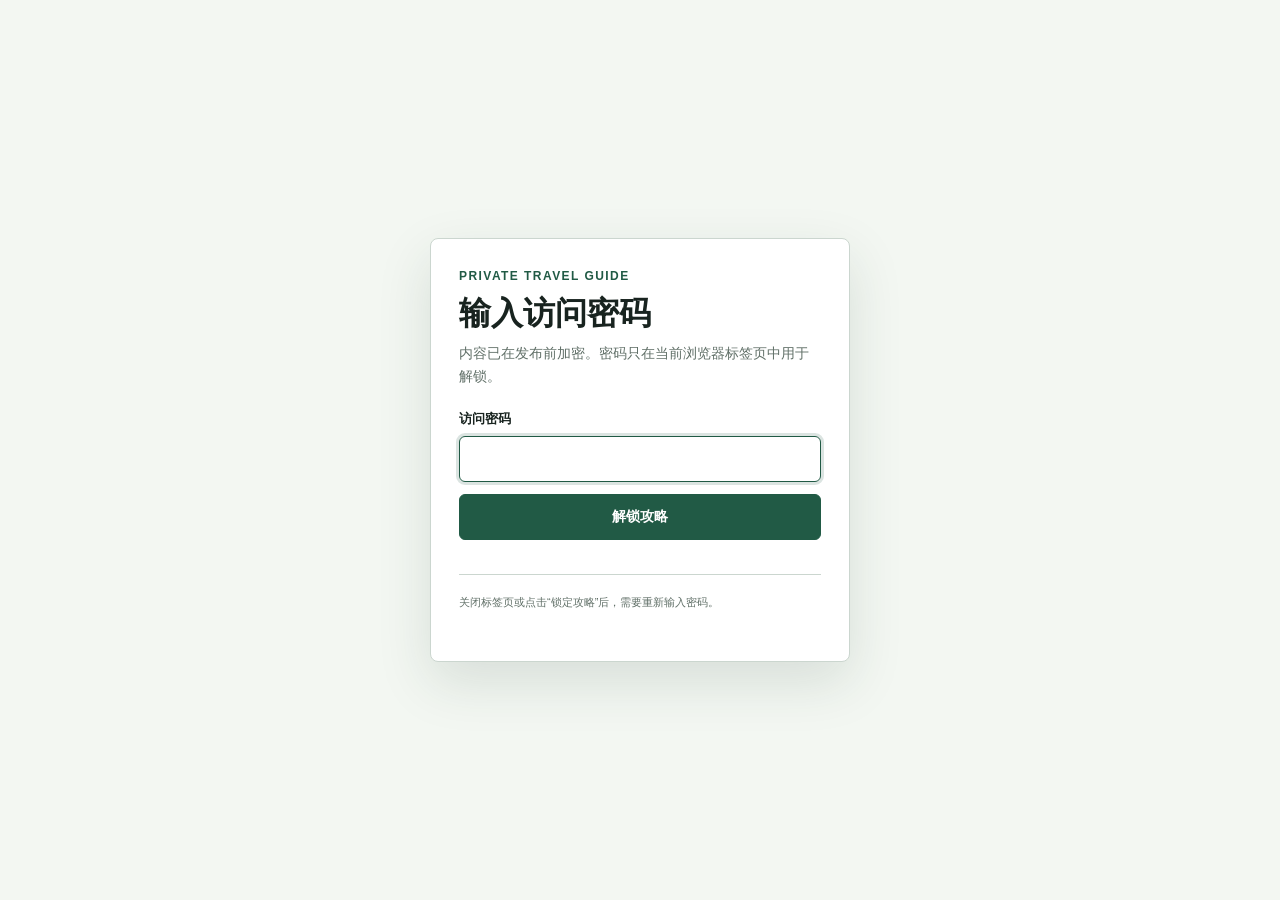
<file: index.html>
<!doctype html>
<html lang="zh-CN" data-encrypted-site>
<head>
  <meta charset="utf-8">
  <meta name="viewport" content="width=device-width,initial-scale=1">
  <meta name="robots" content="noindex,nofollow,noarchive">
  <title>旅行攻略 · 访问验证</title>
  <style>
    :root{color-scheme:light;--ink:#18231f;--muted:#617068;--line:#cbd6cf;--paper:#f3f7f2;--panel:#fff;--green:#215a45;--gold:#c38a25}
    *{box-sizing:border-box}
    body{display:grid;min-height:100vh;margin:0;place-items:center;padding:24px;color:var(--ink);background:var(--paper);font-family:-apple-system,BlinkMacSystemFont,"Segoe UI","PingFang SC",sans-serif}
    main{width:min(100%,420px);padding:28px;border:1px solid var(--line);border-radius:8px;background:var(--panel);box-shadow:0 20px 54px rgba(28,61,47,.13)}
    .eyebrow{margin:0 0 8px;color:var(--green);font-size:12px;font-weight:900;letter-spacing:.12em}
    h1{margin:0 0 10px;font:700 32px/1.15 Georgia,"Songti SC",serif}
    p{margin:0 0 22px;color:var(--muted);font-size:14px;line-height:1.65}
    label{display:block;margin-bottom:8px;font-size:13px;font-weight:850}
    input{width:100%;height:46px;padding:0 12px;border:1px solid var(--line);border-radius:6px;color:var(--ink);background:#fff;font:700 16px/1 sans-serif}
    input:focus{border-color:var(--green);outline:3px solid rgba(33,90,69,.16)}
    button{width:100%;min-height:46px;margin-top:12px;border:1px solid var(--green);border-radius:6px;color:#fff;background:var(--green);font-size:14px;font-weight:900;cursor:pointer}
    button:hover{background:#174634}
    button:disabled{cursor:wait;opacity:.7}
    #status{min-height:22px;margin:12px 0 0;color:#a23f2c;font-size:12px;font-weight:750}
    .security-note{padding-top:18px;border-top:1px solid var(--line);color:var(--muted);font-size:11px}
  </style>
</head>
<body>
  <main>
    <p class="eyebrow">PRIVATE TRAVEL GUIDE</p>
    <h1>输入访问密码</h1>
    <p>内容已在发布前加密。密码只在当前浏览器标签页中用于解锁。</p>
    <form id="unlockForm">
      <label for="password">访问密码</label>
      <input id="password" name="password" type="password" autocomplete="current-password" required autofocus>
      <button id="unlockButton" type="submit">解锁攻略</button>
      <p id="status" role="status" aria-live="polite"></p>
    </form>
    <p class="security-note">关闭标签页或点击“锁定攻略”后，需要重新输入密码。</p>
  </main>
  <script>
    const payload={"version":1,"algorithm":"AES-256-GCM","kdf":"PBKDF2-SHA-256","iterations":600000,"salt":"cfVGxGodBMLmMK1gEoAixA==","iv":"Wxpu8LA+2Y9y6sP2","aad":"/","ciphertext":"[base64]/5GzPBMd7x8Wq95EwN2cxdNgAbh0pumX48USjGkAJCbJSwXdHYip+mfIDJEtwAV64TZBhZKn+2OfzMWnqBMvOvHGaw+e99zBemiwlmPUqU7wOh3DnFHa5Gzix0nKbBpj5Q3fkrEEUryRq00BWpRgNcvGQlk3IL9Ccz7jIAd4TKS8NtCCQv1PWvlO1CaECEMImmvdg2n8/4UVO5cPKuv99IgTNZqkzcfl2xGorbzg9RBzzIsBieFBbezIvn/RIW+m+992O60NJ3XyR8WuLxVJef7fA9x1XUHjBsNWhXmBsbMdXoZxYFaWL1LkocKd3PmbNDtjDfihDNFNXx0YCuG3am7AlixdZBaWJWAaA54Rf85Q5oJjlpLJABLdCCmCiNK8b6MuY/4VPV2vCtFWdh4E4cNJboXaMPyp/d3sN20Jo8kxM6GsRG/0sb1DI5t0sVWIT8oq/[base64]/0WisDTe+ZWx7JDuXTaPVFy/LyOMIWOaxhQURJkOMY7T1VMqrb3ZbSFzM7LH9lWr3q5x5lFvqtni7DTYIWA/zqdP42e2dLSo0K2GKAlhp7WI70xw7NNZxPbGyA8KQ9Wm/OpfVonTWDChFC4bSLD7p/wWHdXQVfKlgwVUu+wbndH2N3vsPrvzyT6lizwREKeHenwuTgoEGrTeC9K2cbOTXOE9cvBy82H0qcH67QjnQEJVzpuwjIRy5Xyrh45pZ102BQZ75kQLdAk8kp8A9igyqL3PEqiVoop+o8Em9nrR0bCuTcFfCF4oNorH2xDwoe/o44BQB/FoWsp9MaIkNoEfa5E56u/p5O1PX4sD3RoFwC0mtGGCo8vHLHtGh7tMoy4XwWdPfq69ozJ56WXa3wC2tZ9V6JpoTEg0n6FXj69086nR9OupIyCQh+Ne6IMnBqprU/[base64]/NVmLI8qJddSFo1ru4H23JMRuDiuj4eivOpDX7lqCEydFoexRCqjezcR8ANFSizhZZB1PAg8TAPsM2kMvc7ResxZ5PZLRMRNiyfKJHYa70OJzAysCAjkwqv5RHj6nDQvzL1l/wQQNnzN8ZeXKxCUf3wcOSyobxpulb86fBr9i861c9QVJj9EJWRHxgg0c5hKxpBuG8SbAYnpU6I9bWxLdKOU3c9Tpif95LOSu0qUx5qz+FXq+szsvkWDj6BYNRfeAeKN+mta4i6jruXGktLVbRjwX6m6nV9yGY88O+stFFCzeQI81l8ui/NK2ko2goTlB5jnbp6nEZ8PMQDehuKacU9bsCuNV5wBCva8i/Xea0hN+3binUcxZnLx+e07JbmIaCzF5N9RtsIOp/kB96HafSosUBGsKM16VTDOBPk85qerQAoYSYxyK616qRPlLxwLnpOrt2ELjE7zQb1xOJu32MPYF5BKVlgOVJaaZ9T8mky18mbP4di/Xpz2M/t4U/f64UxnCVmaUmbezk/alnGJfv7O36cq8qyCBoSJW+jZ+HPhQTk+IGz9RfCFviZl4qUPnoNyX7UgqPP0UH0agWIFuZ94X1UlnW9htOyjaS4o9BR1l8T3fDhln9hD6LgsZOudTD5UJMFxeqe9/GjXTRzucEwsQwkMlC/YSBHvbKQdv84jerewd92npyqIUyKWT85mbA2+4mP+5iDk0m1CYxD//uDnkTIsVzjf2U/eq+vo7fdWle41YsgBFjynFJpI+3VVr2EyVTlT/hcA29BsAyg3HRc355aAuAnhmp//xG5G0WMnSxTTSStVNBvCHiDGRVqEpXMX7b15omnqhU6bHKLhVA3DVO9YMHmq5/wp9IjJAA10uIO6RPaWpsz7hv9kocH3pqUKlcyj/PQ1lZk54FAcQzGPtpI4I7dRr6I50AwLgNfhNrVKJZJXiUZudPf9VxpGbw/1iV+k1DSRZ4N4QVMpNOT/7ZRFJTKeZ011a/H/8TVHlucIZtdJNo3AXyUrsz2c2lMoR/ePGY8u4SV7D060kaf3MvzuihlVss36Umy1mvXd7jXcbQlFNPnKHSD4Kl4IcXmL5M6KFy+fOfYiUnOxanwnbOzUzUK8D8VddaGWZSI+qpqAyQhtPDA8tJlmHJyholurkjD+dOvE7AHk75DH63fVng92tClmnU1wWnLyuC9WqNZ1VHaTqcB7Yv3n21K9xz2G/n+F+3sbMsoi8QpL4WbAM45KXykUojuH4DYcpqZalM8xugDxZtV1ONxbWj98B9W7ain9kF7yBZS3t5T1xvf7MadTPbe8taOL9WOwA0IZPUJ9N0e0g9HcZ9QDb9agR8xDGoJJHj0opbG90qTW/Di7eo5Y00zdmQZ4ewUzLjiX9Ou5Q+FB7BpigeGxIiGVFxuIbSzBDN4icFMZFAtBQYGV4UAzfjG+Pv+fQ8hGZlY3A9OvHUvcW2u2V2DOR0kzLiOAwDWg6GdQeOnve3wJupXt5JMSqr+tHDhg8O/PjY010Qgb93wMVJyiERQ+XX+HLgYIQwjfjnHqJYIxrcrqrKUeGxHrRumLW+dhWKPOVPjfO8SQWCAtfVshmKIbcNgCAF1icyPrHMRzd+B/Y3Yjp7WT7FvNfGyd/+4yrbeAlXRA4vsZ4oMXLPHYkxx1HYhyDlTkyedr5dIm+2325kb3hbn+ROybmFGxsHjHiiVUJ+1r7ZVcuBujcCqoewRSMcjf6lFuK4qAHLpHKdd0ztCaceaDVI/GjXfPC1xFe4mD7QHnhRR5BBBql/YwKsQAwiuZwixEbGly/uCOdWmP5gHSwb4ZvG/QBsObotIweKDTfwO/xw+I2XHOZJd3SMfbbivIWSptyHEo2IGQqk1AsLOgzcceXv4C6YGTc+pMjtU0hKN/YdUklLb8yFbjUzVfnaphu4Ws/9lcS4XAMcMDlZwFOVOQI89265/6h7SARCqoGKMSlmnQiHNAOhEwXym9VHyN3cOqxq2bLOU8/cQP4ii9MwszrfYwRNtRHax8IT5zOfkmI0I/sXG+HwjfT+ieGQzE3bnuOf4mTmenLDoiPyrOquj9WH/QZ5K0KfaYAwtdHRrltVRIirVKDRBCNBkO0QU98ROrLTJOnGjtDStO3zTnUNxaS0h+pEHuAE8+tv749VlAgo01v4xyXy2wl2puMe7nlaD32uqdkd425p278zHtv/8vR0FOOwOAyFc/EFZkFcw2/x6B9cPBKqwAF+StZliecPY8L6ZXjDlJ3VZmMwgW33YtMNGhhCQ73dKknTi6ov8YSPYnMLH7VwckBdyDDRqMRkrm12q6KlTPLNru880W8CIXake+5jC+BWXowjYisJeWC7GI8WI1I7SIt90b+eZRAzlherxeQw1HMw6BkMPEGlAuVq4YvU/s3hZTLxUMLfatILbxmOBhEwsXaB+CD5XQ45++WSiVNW2Ed5i5BtmduZvy7r/iFKN86YKUcWyFUjMbCyh93G7/VVgwWweiGuFefzpzr5lJW7OZQgdp5nL2Q8fAF+iF/[base64]/3NShED1Uz+21bJg+nHAwWGInchmjSQSS4pAP/HGHN64K3HLMymdSHHQ6AeWFx0m5XjyBVH9Lrcw4rOQXYBUHhiqn1lL/PKY06VDRITqDtcx8QHGNvs44adoDoa0rjacERvXVhAmyw9bZ0Nf9km+48sdM3nwdQ2puLY8hZG9I2Gax581xnPrBW3tO5X6SFDK5coWPvWnkHeyFUDBpHC6BdI650A+z83PHjnXrENCYVp3AUwAF0s/RzeJF7xJWXTl+HvzUD95MJa9o7aYuYQ+DVaCibYyJGNUkCLKwc/mOaeAdhpsUpH/TCsbto45PxC/wy/u2U83jaKIe3wP+M7APaYPFVY890iXtuOucKyXpxpqIvdKwvTFwHwK/6aWwXPJeLavg8QX3V3KqSVlgVCWy0hJGJJWWzpfmJiYnnZ9oJh1dkjfJBYGi0aQgusfmsmBO0lxoLpHZSgrsLli5GUQu4m5MpMdOyc0Jv9ymIZVORJ6CtrfydTEdb/mXGrISta+LKdN6O8n1UvpinJn2EMCWqM/EfX6qPbNdNf6+Mt1ovMmVet8uq9cgeANmiRhIugQeW4PjVc62jtmrxTu93UeeJhoHAO+HF5gOAEhcPj9zZ7bvfck9/5+Br51vPgX9TfRr36CXplIGzqpRb792/LLNWAiFnue9XmmdW9N3VJY/kNpVrEry9nATTkmwugHg5DxfeKpN9TQmolUx3qOIw0Sz79gAr0dCQJSvu3cxo5/vDPSYPI+o+zvt/qzHv5IfRHN0FGYqDNyZxHduZVp2F3EhSkHG4f4CKc51dsNckpqvFckip0dVhP3A1V4PkxOO07NJn12xp7fiSG6CQW5FGMCZpkQ1N25wWoXGQBuNdN13FbzJ1QnZSiMbT4nKoYrk/1P4JhL9jNZ8KzhvXr3HPj0AYGV2nOzXgaSrp61/GbQHRY//KygkFMSkCvlQIk5EGD/HfrqzFE/EXBhTZn4N9O02JBLX+xGor5qYQfZoOc2Pp+eGU/o+bPpNOAXxPY4xryyEEA7tlc4nDaCgvXgmsGYrZD7AuCCKFMYi+4sCVM4GEgGymHDIg/3DnqiG1jxS16rL6DPD+EYkD+/5M/fJg2LrnLLTrZLIJjmRQP/CvzqlJWth147k3I07/O+77cLzruFwYisMjuh7yTnB6xEyzeiaiL+fnQsSTRfSafn3+zLszsvmDZH2Zdzfy13PoTsC67mZfH3/V/6dbwZ18vTt+f1l+0G8aoq0T90FBvQyAkDq6NQjf6TyvGitPq2bSgCgZvPT2dbtqeA38UnKIbaKsKoc+Z5HgSe03rQDobrdKnYZl4pDNujq17FeHfZkFi/u3Ch0SAvW+tOXS5ix5n4pHWV2xmeDrPgrYXgp7hMcgkDCiZUmrgbXCnjt2rqLMjEVizeT8TAAktdvSvF5pB+ycWi58DEN5oMPWuupoG//Ra+cl89ZWUSptzpY3oZFpPm2n77s2FgNfMxSqFYfdXG9D5iHDo4JKrwXlLb7GvEhUfwvZb1+w60Bkr4CjcACprzwnofKl/oRPR7efQC4nzQJtyqS/MG48nuME/a2skBJVQHbMqhjECy2NLlXRZS6f57BV/kYHjoWAtD0XDgqxs7DKIPfJUuNTFKcb25fBsaO2E1Dg8F5xMB1QAhIxtSecodZZgqDKfrBI7EmwktMhIjYb7vG76K/S1UcHfK+12fgSXi8CmzgvzlwQCsT2ALLfoGjujPjWiMKPgRT11o+/pMfeFh/evGvClC5jFQb5wY+ZSI9ffCPQ3K6og7cmzLePtalAO5FRtzS2mMdJKg6yttGlguz2FAJTOkfRgk0Nt74I4tDH0Zz/6g63g3+8ocPYZ8DXyluC3o3i3XLa73cBsIdsctpFbYjIiq8/1dbTEIQKtc+Rs/TQy9kPXp+PW8D4j2VeUq1IdGfyCvvj30ESzYzA74+yeIRnXhlmo77Uiw49piYFKM43LpUxtw/bJ2CrTBn7/y4OekvjA0Q9GW5mMZtrJ6EKMhzN8+agfsSvyJm45jqY0PzTrVkZHRPQ6j36O5T1PDuY5XHkrCL2z782r8TXX4LA03K+P5fR42aAhqpzVpjMX7xXgTKvBvetgLLrxIT2k+i5A1iOpbNcSGhrlK05KPosBGW8hhq7j8LiyHuzKRiF/INbCowYmN/8mh3D28o3vcCVbAXt2Ljq+/wLEhJNE8tPWcMzphLsozUeLOCewsV4cJPtdWbRO26YBVSiHPx+uQFmQ8r/7YJduIMHMvcAWq398a0ZOXdx+RV0K55yxf5l6+8vphpElfdqPe5KlAYK1K3J3SWks6zHfT4kXnfp9Gm2FLZNiHXvpVFb3/H7Nmmp2cpbEvISi+iilQv0ezSkwyYihmnJOyAXaWGA6ToXVz+9VDpbHjokN4QQQIFXlTpKrkZYEARFgLPcCsO8uY/dn7j9lOpa3whnRPuAhogCG+jXDzO+wTxFv38Z295is+F2nYfi43aYwed4bRs2WtIdDmjk8Tom4ZwdEdtuQ4/fV4DsI8C1LSCBHwXVLxifQDNRz5dxQ9t+uRFE10cRsemj09/s6skt2akL/2K/+A+djIDFEZogUHekI6xGIX1Yif/NTjEgxjl/lhbXda7XZnO1C5ZN0xiWVMDiB+y5Nxi0l0vv/QUOhB4rvAGxolyCFiRSaUbeb0HR3GgxB/8/k27j8SSBM4QvQmINaqXR5+NpeJwA2lKI4ghwDvK5ukAb3o6WSxfohDL3JnkZb0Q+PTZAHb+2I+Gnz8mv6uGFqxcMKM76u9Veo+wiIrxJfYgmmqM4jdI8J6IZeKRJ2CX9R1nVdEwp7YCZVFK6gJOEOVIPa9dAiH5BRjadXUvmDqXXpNBo+KGkRY1IOOlOz82/RlthqIZKP4BtY3w1f/hZAKLUTKKfu6mVLj+JY23CFjl6wBOLwJExFsb7YrCCF7BfvydR5kfv3xPdCjrZsUjRXHF/zR1PnWRx56kU2taAn+bncHJVOa6kcw9dM/bk7VBiYxrVIGPauD4iHKV2FO+i7j3u1OibnBnK3LHQwUtfBSax67cW5iqIYhfjuz/nUGMec0NCM+ctsChxbq7kfsE5vRwYwqi9TnUBs3Isf/09tmolSgpW3W84zqWgcwiw2SzX0GJlWLx9qHeEXkpCEa5XUwWirFiMMV1eFU5o2aJeF9s9Q4vcYRsgv9H08fHLJpRK+02HTiJD+76wabHsyLc62Xi4ZiBt2Jgnz99HFYlRTIX3sutbqOvxawZp1KcVmFngGRfFF47RgApOXD7/Z3NEqUH6zGRMrQ1twNMrBu4PAQaL9UcSOqBAiolNYKkrGDUDSB/foBWzWcVY7Qix3EimCUSRS96xDZk4k6RX2P8Wi9Lorj0b7/4VL41DNGLVP1Ap8QrHQn0U+GqWqVwN90kIwSC+HkQfQDlmX45I5nGnVN8JwMbH8fuuRuLyFjEIvusOsyhmY65WbZsxmcoG4xsPHhoCslBixaKa9lmndj4l+JZk1OtfbUI0iUvP7v3K1evERHYRkUNiQz2toJzGnKwphvsxl0vPSKXUc9sksHBOeI7vGw4+/+4YSazIbaWtV1vTiYC8olcRBYS0zNxLNAC1iDPifzoIA2zFM7sRjpMUgbq/83h2VoBAwNagwZG7oqGz71IfCE7dkMuQCF8lKZOb7NKpCLn4ycx3RRPUrCGcjSkWvfjVzs+BwjxEN1cIU8H3QuglCn6wE/qF9CAhBIHcO51rbsI5uxpGv4R8fcBSs8ppybBIwu2pB3PW7rqhSRHQIEZthgxTB/FLmWS3bAoIrYTUSQGvhu3d3kgEjA4Uz6kZNVxPLU3sLS2aQrK1fg3ZySbVN2hXyv058EZkNyggWkBFveHi5b+U+N+NtSKIrah66hogaTXERvWlQfs4FJwuNFkLFYNrbNfFZGBFrALadr8jYjv+uBPb4je7N5uijI3GVr9IoBhsy6JY4/FeLEmaYTGJVU+8twSui0/2q1+rE9Myiq3I7tBUtsasOeYs0LWdwqE3dG6uuGRmG91yOYlKoVIGECRbdI2Sr3vXuhdeW+59cne3/yTojiXRXB3cauekmLNnGLcPT/VUt5MhOjZ3zxZnh6MN1WHJbZovjxVcFVV5YiTN15gWApvOUT+78pKE6QQJFN5ytX7D1ImX7r5+MPfGPKpWTpsggW3ghnjcgTOhsr0eHkbb9I5ZTQPC4x27KbGxRjMRSzduOM5cBUG3M5axMpgW/KQQVDNiNoGK/irCSn0p7UDuqN8QRRrtJl7tyBoXS1XzzcqsevxziBenIR3b8+fWW0MwtCARxBmmHPPWdI9wGg4SCtrzH/KcWJ7fG/Eu5Fd0Hv7anBIL0MC02tU/oIy/DfQlNZIBvEqz6d+N0+4fTQIFHkTm20KTLj/XFJ4op8lgTRqVe8Wn9xWPj4jmKNBto0DpHCB4A6o45PVfUaiitw9H3YsK7RchZPrnn+NcFCwqdVHTqjQmfjxb1E05639gynmdwUyrTSKxAdXjRNhEAYzrFG8I1LF04kdxJbF08Xf6uNpJRz2pfnObP+EDx2/6NYE8vCBeSmv2q7FIKvt3RAOPq/EFRGBT/bfPHMxqN8wTBV9vYsApR6lFahnkB8lv1qNNfdvDrHknRmmfjSCSzpkBVbZy/g0UD2j27F5e0chrGH226QX2moCBQQZdF9SOnKGuAvD+ExtUCE3Dgponz/F+fIgWfuev/QMSwYsAVORxSjZ5HSYc/OfAPsPwFSz6/u6rqwISJufuzbeeaH9wXAe7jnOFb7PpZ/YPMVSu6aDXRfRRxy95tBv2xh7TCiRdj+smTviihb8Pfm0RQpGLBo0a5NQYCwIiqh4yc9NPe4gkpyqSzjRtIB71yPv0YOhnMpkkDhuom0B3uk50uX2OF8PFJWbZ26eZDXeR+fNGgic/zXVhHorNuBPGfn3key38vNCU3ms0TWYoyo6iD4tbYqofgG2GZ0UoI8Ebu0DEa24Gt8rKoFQqkNPMenK+J1Y+C/[base64]/dD1bcYYOWxP5pofnlv3jwgyBSf6YBQgfGZX1O1XBV+13/+VYVuyQ9Kt/8LPX5XclvfrsIeX+O9Sc3Ma13MweMCcBYbRq8JMMb3yc81HEgg3kyrPm6EErI25kYSNZXBzr3CQqWe04uhNh4zhYMCl+5q3OT7yATuh0P6hzPrEHeQDBuRk2AivUQMhrWf6LQyt46jMDp/[base64]/Rnud8lZxpwvPTmyDW9b3ISEG741WG68L9lZErULGYgeQTxgmGIOaRXMVdYzCI5bZSpXZLRIC5SXZqkzfhKO9sPA9wyUDmRG7SHAaXyd1z5YoQvVpTSNGD3BWprTY/a1r8xvfebZ3NgkQ4nsZjq8pD6XA9Qg2fuGD7LgtjCqTZLhADdI4qffh9bKx9obfLgoDcyC7xM+qXj8MJnjMj2wyYOz0Rv0g7KIc27x6/Tr8qNocxe1Ui6KeDYHTglgARTIn6Eyf/Esc8b2dDWI7dg+CKPqsR2lADBbyRooOTnUnI8h4W/Nal3HPA9DNfjdv9RTVQnnK1JY9aXCFBflvupz5DKfB2WZRTx38BI1hAAn0wg1G1CZMUNV5/qNNJlJ/YGA+MA5ox1K7eujtyC+pj0+yAd6GVm81U/ZpskE00/5h8RLOX5XTUDPoGYF+Qk51PbWqF5tH/cyiqYiH00VOhOsy+ZAfpwuHovg4yT3netvMjPv1mhtcGIf9rs7X/fP+KyDPHs/hRcXGOX6i/[base64]/elMZs1YzCWcPBem8MJ2DtkDwg6sLy7gXxB2lUSAoXtyascSMQhyJKHalcnfpVb9bef55g8Q2IlOeb+FMxsOtBCpwU893ekRxMHdEqLVxoTJSKarr842ad+PXsqE8rcz2y2Ya/bi+IRlDVS15xPC+qyQeGR9Hpi2/Y4KF8bnSr+Kvg2+CDfHpu1xpzXb2M7PEOL/njpcVUqXUVFncwC/xZQcb9IfK4KlNuZmhp61A2orVVRVIxd9/oID+f9YyxWJQoKZCPpzLKvgU1FJDmOAbspm2ow/wcyPBpa1vy8riWP59Euv9Nt4K6Xzodf80E9WmfO+kAoneNycWSXQimEw8BUWYNgaDWaIKJHt2q8OJMUXD/dXb4T+L8EnGWvhDHOlcKRmvFH9jg9mG56P+QKwvgu1jCAGQ3xKhJJcJHUReq4nnDe4WZYlF8/jbs4mZrxZIF7MryFcKj14dSvBMufDBD63z78DjPEeDV9vvBS4uC7xeIiQwJ2JJ7m0UTqAm/wrZShjmD0enzy6K2f0a7EDyzH5CoOGOsdrg6suhJu0afL44wslqBBW5wFVOB0HjqH+zjrmNYEaYrok7ZoJ7L25ob3H3Es0BUjyEVKIQUSrHi5RTBSv/9Xj9rK+0rZMWA5f2J/ohQNU8u7wOkfQULSqV2Cz9jqJv3buseC9NiW01mNPEzp195v6bD7XvPylOaPpHwlRlYBJaQN632u/2zE5LWirJEme6WcxPqlU1ve4fD4m8ptqrb5TYMkcDZP8eDFdA9QlPfvVz9pcxpfg32FdGfHJc7BXRm8ocsxAGp3Y7NFEt+vZ01jm7VJKnIXGcIGGcKtLPxn0wuqApAAf/[base64]/eVC1TWIJXvSVJZLDbS90MBzCRffWynHIJdlpx/wRtW70WyhioB39zvKha0H61joV0TzgA6i7MU22W4X+wX8ZW3wgP5eLkZYETR9Z9wcwR+nDEx5XwVSkZRu+OF0Ksixmi7TxMnN+MfFTHFLAsJN0GkYp/AeqPbdxHCA1StKON0cMRXCPVxnDTnhr/8pY9xvOh/HrTd14H3jk88cZ1IQU/M/mjSeRGJoEUKAOt6op8+v6Y3aX0QTeudWvZsnlZD3xRsOtwQ+52Bt6gEgVoqs0w7zUoWUFbXRKy4iBYgsWidj0AxH+iecpEzLnQCnIBho9h4jTBPvpTVOclCdjHCm7x9KW18BBmnXLe8LyfXJgByyVu5XtsDsOOJaApDOLuNx/1AJDoEJeT1WAYRyiqAItreLWkkdqnA987cgLWe33pR/0nfGfQ9Ru1nP0pnjIdBLNl23VtrSALcauSJ8TKCDQCICBJq8chlbgKSxIlcVJrz2Js7OhIcM687S7JSqBgWo3puMKhzgcNklZQzTq0CS9bBfRkexaTUlKfLwtYqLLRkx6WGciQhd+DwQXX6ucU2SZnMUBKadrsO4Vw4XIE0c2jzxf90zovkvFRVKOR/[base64]/K0Ryu6r0t7X3UCvM+SoI55/FXBN43/LyZe41EbaqAbXsOW5i+WFlAx7zho1ysHa9Wl/sXewvTCfwnUB5J5C7Xe1R3ZfE/[base64]/1g/2L6RhY4AY+mHJp58u9biYyt37AhMut90w/BGDYkV/A4cPyRqCXhPPkZKG2cDi3ln5gF3mNJyL+ZKuroQQSYZaT9DpMhL9BFQlZaaPn1BqTKmh/psvbY+G2a7fQeIwcuGzXr4vVI96x+JaulmmwuMXmvoxsuaLuORuQYZV77hHJkxnXT2HhS9OvA2k6WuIgiZucWaMhiAYE7QknzIHbnXBXHdS9MDglBsxKN/BxA7uyS0KpPHK180ooVr0GqklO7os6px3PsOjDF3hQZ7xd43Bh8uHomxi36oGYwH3JVOgmdYFhHAq1w/7CE1lhW6pv+P88lICNNNr2+z2SyTuQ4a/rNwo5xE7pFM5iYI0lYaC7RunYEXvytlnPDb5z65JhNFSuQXreiNRK6HJzAb2fJz3zgrtPnFOc8TUphQkLISwkEJxXFlHANmoP5svXfPeON++GZb+DKOx8wOVCUIlbaj4BGdaqdYwQMxJCPxC7Sy0IzmFJbFnRi+ky5cFgBNCs95+5Q4ZrLB5dCt/ViMsBYSHRXLvWB7Qsdjd4mwQueJeZTG9GoK+NDO1P20hXy56A9z7DY5q5l96pG/hIwWhLeTad8+fvN1DWYwiDH06clOU7bts0edSTc5k10DOXTgH72tyNshik+Zsh5H2uhXPuo0prwQMPgidjnZcQMSdo78X+cxUvv/2vMb1FIKc3yqLhAr87+xhmjWX40XgIPYLJMpI3G7O7yII7rOdztYUhACmEz0qxowRKVQ4U5BS0YS+RVrSI1fYulxqEkmw=="};
    const storageKey="travel-guides:aes-key";
    const encoder=new TextEncoder();
    const decoder=new TextDecoder();
    const form=document.querySelector("#unlockForm");
    const input=document.querySelector("#password");
    const button=document.querySelector("#unlockButton");
    const status=document.querySelector("#status");
    const fromBase64=value=>Uint8Array.from(atob(value),character=>character.charCodeAt(0));
    const toBase64=value=>{let binary="";for(const byte of new Uint8Array(value))binary+=String.fromCharCode(byte);return btoa(binary)};
    async function importSessionKey(value){return crypto.subtle.importKey("raw",fromBase64(value),{name:"AES-GCM"},true,["decrypt"])}
    async function deriveKey(password){
      const material=await crypto.subtle.importKey("raw",encoder.encode(password),"PBKDF2",false,["deriveKey"]);
      return crypto.subtle.deriveKey({name:"PBKDF2",hash:"SHA-256",iterations:payload.iterations,salt:fromBase64(payload.salt)},material,{name:"AES-GCM",length:256},true,["decrypt"]);
    }
    async function decrypt(key){
      const plain=await crypto.subtle.decrypt({name:"AES-GCM",iv:fromBase64(payload.iv),additionalData:encoder.encode(payload.aad),tagLength:128},key,fromBase64(payload.ciphertext));
      return decoder.decode(plain);
    }
    function openGuide(html){
      const parsed=new DOMParser().parseFromString(html,"text/html");
      document.documentElement.lang=parsed.documentElement.lang||"zh-CN";
      document.documentElement.removeAttribute("data-encrypted-site");
      // Restore this bundle-only marker before reactivating any guide scripts.
      // The source page stays unmarked; only authenticated decrypted pages use it.
      if(parsed.documentElement.dataset.travelGuideEncrypted==="true")document.documentElement.dataset.travelGuideEncrypted="true";
      else delete document.documentElement.dataset.travelGuideEncrypted;
      document.head.replaceChildren(...parsed.head.childNodes);
      document.body.replaceChildren(...parsed.body.childNodes);
      for(const inert of [...document.querySelectorAll("script")]){
        const active=document.createElement("script");
        for(const attribute of inert.attributes)active.setAttribute(attribute.name,attribute.value);
        active.textContent=inert.textContent;
        inert.replaceWith(active);
      }
    }
    async function unlockWithKey(key,remember){
      const html=await decrypt(key);
      if(remember){const raw=await crypto.subtle.exportKey("raw",key);sessionStorage.setItem(storageKey,toBase64(raw))}
      openGuide(html);
    }
    form.addEventListener("submit",async event=>{
      event.preventDefault();button.disabled=true;status.textContent="正在解锁…";
      try{await unlockWithKey(await deriveKey(input.value),true)}catch(error){input.value="";input.focus();status.textContent="密码不正确，请重新输入。";button.disabled=false}
    });
    (async()=>{
      const saved=sessionStorage.getItem(storageKey);
      if(!saved)return;
      status.textContent="正在恢复本次访问…";
      try{await unlockWithKey(await importSessionKey(saved),false)}catch(error){sessionStorage.removeItem(storageKey);status.textContent=""}
    })();
  </script>
</body>
</html>
</file>
